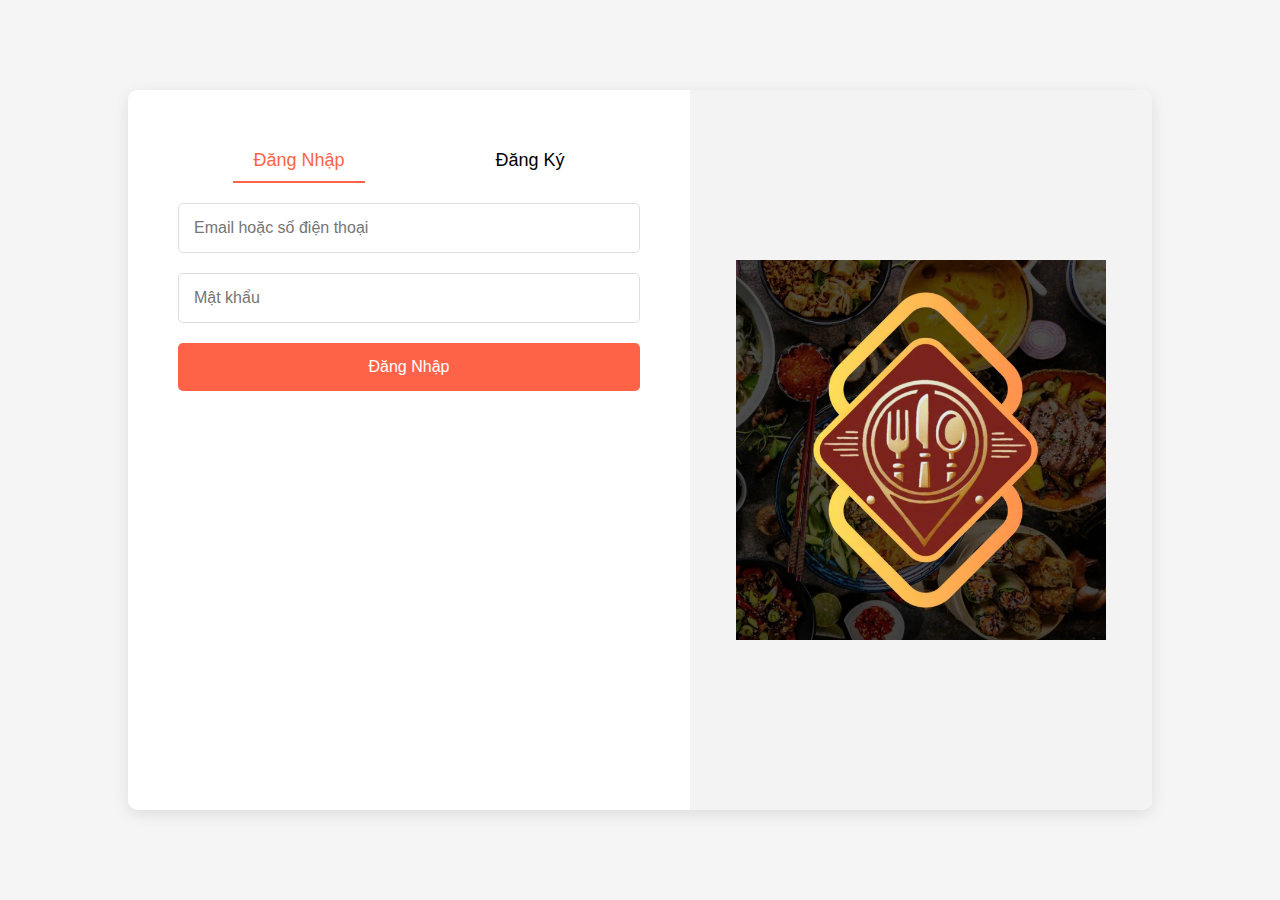
<file: login.html>
<!DOCTYPE html>
<html lang="vi">
<head>
    <meta charset="UTF-8">
    <meta name="viewport" content="width=device-width, initial-scale=1.0">
    <title>Đăng Nhập & Đăng Ký - Gợi Ý Quán Ăn</title>
    <link href="https://fonts.googleapis.com/css2?family=Poppins:wght@300;400;500&display=swap" rel="stylesheet">
    <link rel="stylesheet" href="stylesLogin.css">
</head>
<body>

<div class="login-container">
    <!-- Phần Form -->
    <div class="form-section">
        <!-- Nút chuyển giữa đăng nhập và đăng ký -->
        <div class="tab-buttons">
            <button class="tab-button active" onclick="showForm('login-form')">Đăng Nhập</button>
            <button class="tab-button" onclick="showForm('signup-form')">Đăng Ký</button>
        </div>

        <!-- Form đăng nhập -->
        <div class="form login-form active" id="login-form">
            <form id="loginForm">
                <input type="text" class="input-field" placeholder="Email hoặc số điện thoại" required pattern="^([a-zA-Z0-9._%+-]+@[a-zA-Z0-9.-]+\.[a-zA-Z]{2,}|[0-9]{10})$" title="Vui lòng nhập email hợp lệ hoặc số điện thoại 10 chữ số">
                <input type="password" class="input-field" placeholder="Mật khẩu" required>
                <button type="submit" class="submit-btn">Đăng Nhập</button>
            </form>
        </div>

        <!-- Form đăng ký -->
        <div class="form signup-form" id="signup-form">
            <form id="signupForm">
                <input type="text" class="input-field" placeholder="Tên tài khoản" required>
                <input type="email" class="input-field" placeholder="Email" required>
                <input type="tel" class="input-field" placeholder="Số điện thoại" pattern="[0-9]{10}" title="Vui lòng nhập số điện thoại hợp lệ" required>
                <input type="password" class="input-field" placeholder="Mật khẩu" required>
                <input type="password" class="input-field" placeholder="Xác nhận mật khẩu" required>
                <button type="submit" class="submit-btn">Đăng Ký</button>
            </form>
        </div>
    </div>

    <!-- Phần hình minh họa -->
    <div class="illustration-section">
        <img src="logo1.jpg" alt="Gợi Ý Quán Ăn Illustration">
    </div>
</div>

<script src="script.js"></script>

</body>
</html>
</file>
<file: stylesLogin.css>
* {
    box-sizing: border-box;
    margin: 0;
    padding: 0;
}

body, html {
    font-family: 'Poppins', sans-serif;
    height: 100%;
    display: flex;
    align-items: center;
    justify-content: center;
    background-color: #f5f5f5;
}

.login-container {
    display: flex;
    width: 80%;
    height: 80vh;
    box-shadow: 0px 4px 15px rgba(0, 0, 0, 0.1);
    border-radius: 10px;
    overflow: hidden;
    background-color: white;
}

.form-section {
    flex: 1;
    padding: 50px;
    background-color: white;
    display: flex;
    flex-direction: column;
}

.tab-buttons {
    display: flex;
    justify-content: space-around;
    margin-bottom: 20px;
}

.tab-buttons button {
    background-color: transparent;
    border: none;
    border-bottom: 2px solid transparent;
    padding: 10px 20px;
    font-size: 18px;
    cursor: pointer;
    transition: 0.3s;
}

.tab-buttons button.active {
    border-bottom: 2px solid #ff6347;
    color: #ff6347;
}

.form {
    display: none;
}

.form.active {
    display: block;
}

.form h2 {
    margin-bottom: 20px;
    font-size: 24px;
    color: #333;
}

.input-field {
    width: 100%;
    padding: 15px;
    margin-bottom: 20px;
    border: 1px solid #ddd;
    border-radius: 5px;
    font-size: 16px;
    outline: none;
}

.input-field:focus {
    border-color: #ff6347;
}

.submit-btn {
    width: 100%;
    padding: 15px;
    background-color: #ff6347;
    border: none;
    border-radius: 5px;
    color: white;
    font-size: 16px;
    cursor: pointer;
    transition: background-color 0.3s ease;
}

.submit-btn:hover {
    background-color: #e5533d;
}

.illustration-section {
    flex: 1;
    background-color: #f3f3f3;
    display: flex;
    justify-content: center;
    align-items: center;
    position: relative;
}

.illustration-section img {
    width: 80%;
    height: auto;
}
</file>
